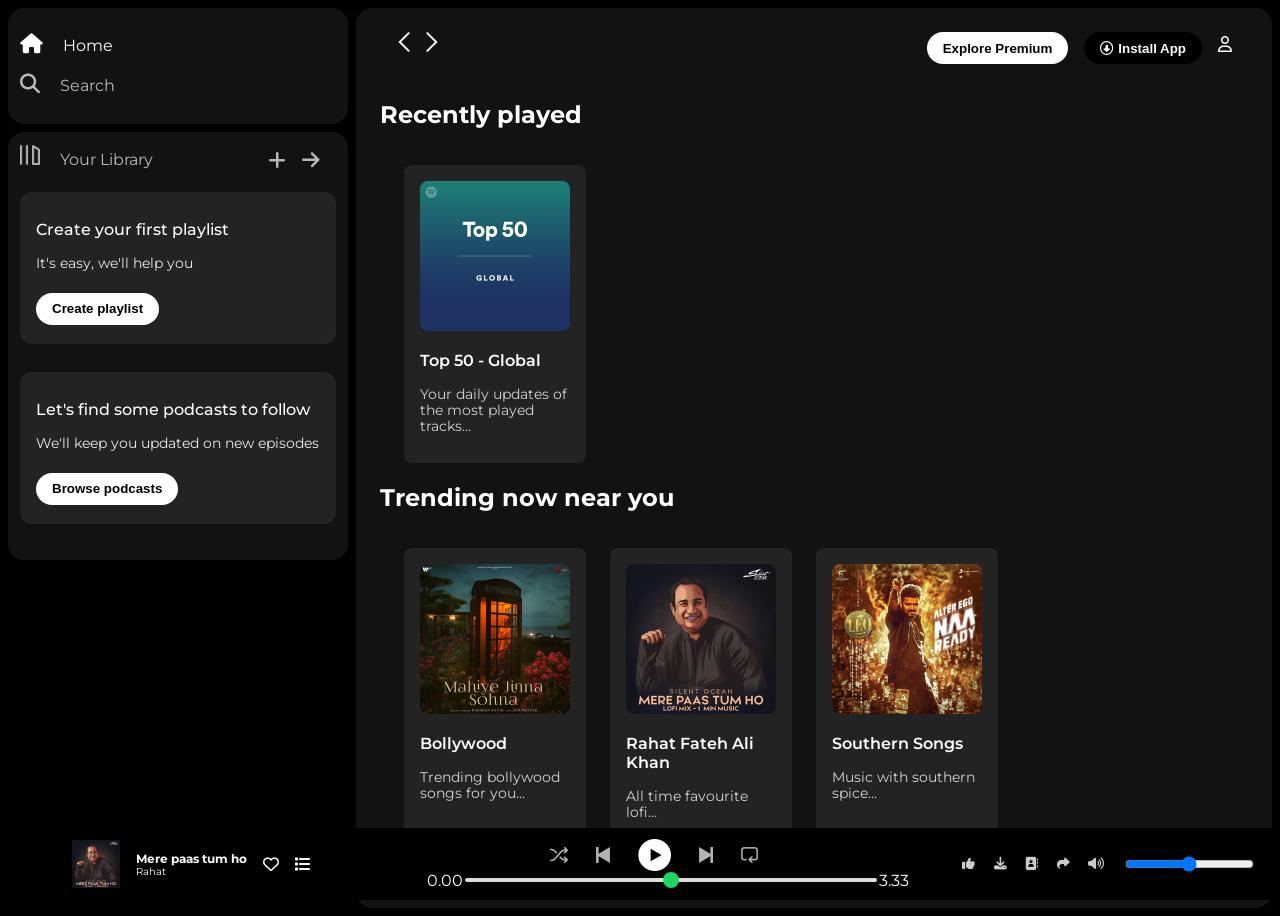
<file: index.html>
<!DOCTYPE html>
<html lang="en">
<head>
    <meta charset="UTF-8">
    <meta name="viewport" content="width=device-width, initial-scale=1.0">
    <link rel="stylesheet" href="https://cdnjs.cloudflare.com/ajax/libs/font-awesome/6.7.2/css/all.min.css" integrity="sha512-Evv84Mr4kqVGRNSgIGL/F/aIDqQb7xQ2vcrdIwxfjThSH8CSR7PBEakCr51Ck+w+/U6swU2Im1vVX0SVk9ABhg==" crossorigin="anonymous" referrerpolicy="no-referrer" />
    <link rel="icon" href="./assets/logo.png">
    <title>Pulseify - Web Player: Music for everyone</title>
    <link rel="stylesheet" href="style.css">
    <link rel="preconnect" href="https://fonts.googleapis.com">
    <link rel="preconnect" href="https://fonts.gstatic.com" crossorigin>
    <link href="https://fonts.googleapis.com/css2?family=Montserrat:ital,wght@0,100..900;1,100..900&display=swap" rel="stylesheet">
</head>
<body>
    <div class="main">

      <div class="sidebar">
        <div class="nav">
          <div class="nav-option" style="opacity: 1">
            <i class="fa-solid fa-house"></i>
            <a href="#">Home</a>
          </div>
          <div class="nav-option">
            <i class="fa-solid fa-magnifying-glass"></i>
            <a href="#">Search</a>
          </div>
        </div>
        <div class="library">
          <div class="options">
            <div class="lib-option nav-option">
              <img src="./assets/library_icon.png">
              <a href="#">Your Library</a>
            </div>
            <div class="icons">
              <i class="fa-solid fa-plus"></i>
              <i class="fa-solid fa-arrow-right"></i>
            </div>
          </div>
          <div class="lib-box">
            <div class="box">
              <p class="box-p1">Create your first playlist</p>
              <p class="box-p2">It's easy, we'll help you</p>
              <button class="badge">Create playlist</button>
            </div>
            <div class="box">
              <p class="box-p1">Let's find some podcasts to follow</p>
              <p class="box-p2">We'll keep you updated on new episodes</p>
              <button class="badge">Browse podcasts</button>
            </div>
          </div>
        </div>
      </div>

      <div class="main-content">
        <div class="sticky-nav">
          <div class="sticky-nav-icons">
            <img src="assets/backward_icon.png">
            <img src="assets/forward_icon.png" class="hide">
          </div>
          <div class="sticky-nav-options">
            <button class="badge nav-item hide">Explore Premium</button>
            <button class="badge nav-item dark-badge"><i class="fa-regular fa-circle-down" style="margin-right: 5px;"></i>Install App</button>
            <i class="fa-regular fa-user nav-item"></i>
          </div>
          
        </div>

        <h2>Recently played</h2>
        <div class="cards-container">
          <div class="card">
              <img src="assets/card1img.jpeg" class="card-img">
              <p class="card-title">Top 50 - Global</p>
              <p class="card-info">Your daily updates of the most played tracks...</p>
          </div>
        </div>

        <h2>Trending now near you</h2>
        <div class="cards-container">
          <div class="card">
              <img src="assets/card2img.jpeg" class="card-img">
              <p class="card-title">Bollywood</p>
              <p class="card-info">Trending bollywood songs for you...</p>
          </div>
          <div class="card">
              <img src="assets/card3img.jpeg" class="card-img">
              <p class="card-title">Rahat Fateh Ali Khan</p>
              <p class="card-info">All time favourite lofi...</p>
          </div>
          <div class="card">
              <img src="assets/card4img.jpeg" class="card-img">
              <p class="card-title">Southern Songs</p>
              <p class="card-info">Music with southern spice...</p>
          </div>
        </div>

        <h2>Featured Charts</h2>
        <div class="cards-container">
          <div class="card">
              <img src="assets/card5img.jpeg" class="card-img">
              <p class="card-title">Top Global Songs</p>
              <p class="card-info">Most liked global songs...</p>
          </div>
          <div class="card">
              <img src="assets/card6img.jpeg" class="card-img">
              <p class="card-title">Top Songs India</p>
              <p class="card-info">Best Indian picks...</p>
          </div>
          <div class="card">
              <img src="assets/card1img.jpeg" class="card-img">
              <p class="card-title">Top 50 - Global</p>
              <p class="card-info">Best global picks for you...</p>
          </div>
        </div>

        <div class="footer">
           <div class="line"></div>
        </div>
      </div>

      <div class="music-player">

        <div class="album">
          <img src="assets/card3img.jpeg">
          <span class="para">
            <p class="p1">Mere paas tum ho</p>
            <p class="p2">Rahat</p>
          </span>
        
          <i class="fa-regular fa-heart"></i>
          <i class="fa-solid fa-list"></i>
        </div>

        <div class="player">
          <div class="player-controls">
            <img src="assets/player_icon1.png" class="player-control-icon">
            <img src="assets/player_icon2.png" class="player-control-icon">
            <img src="assets/player_icon3.png" class="player-control-icon" style="opacity: 1; height: 2rem;">
            <img src="assets/player_icon4.png" class="player-control-icon">
            <img src="assets/player_icon5.png" class="player-control-icon">
          </div>

          <div class="playback-bar">
            <span class="curr-time">0.00</span>
            <input type="range" min="0" max="100" class="progress-bar" step="1">
            <span class="tot-time">3.33</span>
          </div>
        </div>

        <div class="controls">
          <i class="fa-solid fa-thumbs-up"></i>
          <i class="fa-solid fa-download"></i>
          <i class="fa-solid fa-address-book"></i>
          <i class="fa-solid fa-share"></i>
          <i class="fa-solid fa-volume-high"></i>
          <input type="range" min="0" max="100">
        </div>
      </div>

    </div>
    
</body>
</html>
</file>
<file: style.css>
body{
    font-family: 'Montserrat', sans-serif;
    margin: 0;
    background-color: #000;
    color: #fff;
    overflow: hidden;
}

.main{
    display: flex;
    height: 100vh;
    padding: 0.5rem;
}

.sidebar{
    background-color: black;
    width: 340px;
    border-radius: 1rem;/*16px*/
    margin-right: 0.5rem;
}

.main-content{
    background-color: #121212;
    flex: 1;
    border-radius: 1rem;
    overflow: auto;
    padding: 0 1.5rem 0 1.5rem;
}

.music-player{
    background-color: black;
    position: fixed;
    bottom: 0;
    width: 100%;
    height: 72px;  
}

a{
    text-decoration: none;
    color: #fff;
}

.nav{
    background-color: #121212;
    border-radius: 1rem;
    display: flex;
    flex-direction: column;
    justify-content: center;
    height: 100px;
    padding: 0.5rem 0.75rem;
}

.nav-option{
    line-height: 2.5rem;
    opacity: 0.7;
}

.nav-option:hover{
    opacity: 1;
}

.nav-option i{
    font-size: 1.25rem;
}

.nav-option a{
    font-size: 1rem;
    margin-left: 1rem;
}

.library{
    background-color: #121212;
    border-radius: 1rem;
    margin-top: 0.5rem;
    padding: 0.5rem 0.75rem;
}

.options{
    display: flex;
    justify-content: space-between;
    align-items: center;
}

.lib-option img{
    height: 1.25rem;
    width: 1.25rem;
}

.icons{
    font-size: 1.25rem;
    display: flex;
}

.icons i{
    opacity: 0.7;
    margin-right: 1rem;
}

.icons i:hover{
    opacity: 1;
}

.box{
    background-color: #232323;
    height: 8rem;
    border-radius: 0.75rem;
    margin: 0.75rem 0 1.75rem 0; 
    padding: 0.75rem 1rem;
}

.box-p1{
    font-size: 1rem;
    font-weight: 500;
}

.box-p2{
    font-size: 0.85rem;
    opacity: 0.9;
}

.badge{
    background-color: #fff;
    border: none;
    border-radius: 100px;
    padding: 0.25rem 1rem;
    font-weight: 700;
    margin-top: 0.5rem;
    height: 2rem;
    width: fit-content;
}

.dark-badge{
    background-color: #000;
    color: #fff;
}

.sticky-nav{
    position: sticky;
    top: 0;
    background-color: #121212;
    display: flex;
    justify-content: space-between;
    align-items: center;
    padding: 1rem 0 1rem 0;
    z-index: 10;
}

.sticky-nav-icons{
    margin-left: 0.75rem;
}

.sticky-nav-options{
    display: flex;
    justify-content: center;
    align-items: center;
}

.nav-item{
    margin-right: 1rem;
}

@media (max-width: 1000px){
    .hide{
        display:none;
    }
}

.card{
    background-color: #232323;
    width: 150px;
    border-radius: 0.5rem;
    padding: 1rem;
    margin-left: 1.5rem;
    margin-top: 1rem;
}

.cards-container{
    display: flex;
    flex-wrap: wrap;
}

.card-img{
    width: 100%;
    border-radius: 0.5rem;
}

.card-title{
    font-weight: 600;
}

.card-info{
    font-size: 0.85rem;
    opacity: 0.8;
}

.footer{
    height: 300px;
    display: flex;
    align-items: center;
    justify-content: center;
}

.line{
    width: 90%;
    height:50%;
    border-top: 1px solid white;
    opacity: 0.4;
}

.music-player{
    display: flex;
    justify-content: space-between;
    align-items: center;
}

.album{
    width:25%;
    /* background-color: pink; */
}

.player{
    width: 50%;
    /* background-color: orange; */
}

.controls{
    width: 25%;
    /* background-color: green; */
}

.player-controls{
    display: flex;
    justify-content: center;
    align-items: center;
}

.player-control-icon{
    height: 1rem;
    margin-right: 1.75rem;
    opacity: 0.7;
}

.player-control-icon:hover{
    opacity: 1;
}

.playback-bar{
    display: flex;
    justify-content: center;
    align-items: center;
}

.progress-bar{
    width: 70%;
    appearance: none;
    background-color: transparent;
    cursor: pointer;
}

.progress-bar::-webkit-slider-runnable-track{
    background-color: #ddd;
    border-radius: 100px;
    height: 0.2rem;
}

.progress-bar::-webkit-slider-thumb{
    appearance: none;
    height: 1rem;
    width: 1rem;
    background-color: #1bd760;
    border-radius: 50%;
    margin-top: -6px;
}

.album{
    display: flex;
    justify-content: center;
    align-items: center;
    margin-left: 1rem;
    padding: 0 1.75rem 0 1.75rem;
    margin-left: 1rem;
    
}

.album img{
    height: 3rem;
    width: 3rem;
}

.album i{
    margin-right: 1rem;
}


.p1{
    font-size: 0.75rem;
    font-weight: 700;
    margin: 0 1rem 0 1rem;
}

.p2{
    font-size: 0.60rem;
    opacity: o.7;
    margin: 0 1rem 0 1rem;
}

.controls {
    font-size: 0.8rem;
    display: flex;
    justify-content: space-between;
    align-items: center;
    margin-right: 2rem;
}

.controls i{
    opacity: 0.8;
}

.controls i:hover{
    opacity: 1;
}
</file>
<file: pulseify.css>
body{
    font-family: 'Montserrat', sans-serif;
    margin: 0;
    background-color: #000;
    color: #fff;
    overflow: hidden;
}

.main{
    display: flex;
    height: 100vh;
    padding: 0.5rem;
}

.sidebar{
    background-color: black;
    width: 340px;
    border-radius: 1rem;/*16px*/
    margin-right: 0.5rem;
}

.main-content{
    background-color: #121212;
    flex: 1;
    border-radius: 1rem;
    overflow: auto;
    padding: 0 1.5rem 0 1.5rem;
}

.music-player{
    background-color: black;
    position: fixed;
    bottom: 0;
    width: 100%;
    height: 72px;  
}

a{
    text-decoration: none;
    color: #fff;
}

.nav{
    background-color: #121212;
    border-radius: 1rem;
    display: flex;
    flex-direction: column;
    justify-content: center;
    height: 100px;
    padding: 0.5rem 0.75rem;
}

.nav-option{
    line-height: 2.5rem;
    opacity: 0.7;
}

.nav-option:hover{
    opacity: 1;
}

.nav-option i{
    font-size: 1.25rem;
}

.nav-option a{
    font-size: 1rem;
    margin-left: 1rem;
}

.library{
    background-color: #121212;
    border-radius: 1rem;
    margin-top: 0.5rem;
    padding: 0.5rem 0.75rem;
}

.options{
    display: flex;
    justify-content: space-between;
    align-items: center;
}

.lib-option img{
    height: 1.25rem;
    width: 1.25rem;
}

.icons{
    font-size: 1.25rem;
    display: flex;
}

.icons i{
    opacity: 0.7;
    margin-right: 1rem;
}

.icons i:hover{
    opacity: 1;
}

.box{
    background-color: #232323;
    height: 8rem;
    border-radius: 0.75rem;
    margin: 0.75rem 0 1.75rem 0; 
    padding: 0.75rem 1rem;
}

.box-p1{
    font-size: 1rem;
    font-weight: 500;
}

.box-p2{
    font-size: 0.85rem;
    opacity: 0.9;
}

.badge{
    background-color: #fff;
    border: none;
    border-radius: 100px;
    padding: 0.25rem 1rem;
    font-weight: 700;
    margin-top: 0.5rem;
    height: 2rem;
    width: fit-content;
}

.dark-badge{
    background-color: #000;
    color: #fff;
}

.sticky-nav{
    position: sticky;
    top: 0;
    background-color: #121212;
    display: flex;
    justify-content: space-between;
    align-items: center;
    padding: 1rem 0 1rem 0;
    z-index: 10;
}

.sticky-nav-icons{
    margin-left: 0.75rem;
}

.sticky-nav-options{
    display: flex;
    justify-content: center;
    align-items: center;
}

.nav-item{
    margin-right: 1rem;
}

@media (max-width: 1000px){
    .hide{
        display:none;
    }
}

.card{
    background-color: #232323;
    width: 150px;
    border-radius: 0.5rem;
    padding: 1rem;
    margin-left: 1.5rem;
    margin-top: 1rem;
}

.cards-container{
    display: flex;
    flex-wrap: wrap;
}

.card-img{
    width: 100%;
    border-radius: 0.5rem;
}

.card-title{
    font-weight: 600;
}

.card-info{
    font-size: 0.85rem;
    opacity: 0.8;
}

.footer{
    height: 300px;
    display: flex;
    align-items: center;
    justify-content: center;
}

.line{
    width: 90%;
    height:50%;
    border-top: 1px solid white;
    opacity: 0.4;
}

.music-player{
    display: flex;
    justify-content: space-between;
    align-items: center;
}

.album{
    width:25%;
    /* background-color: pink; */
}

.player{
    width: 50%;
    /* background-color: orange; */
}

.controls{
    width: 25%;
    /* background-color: green; */
}

.player-controls{
    display: flex;
    justify-content: center;
    align-items: center;
}

.player-control-icon{
    height: 1rem;
    margin-right: 1.75rem;
    opacity: 0.7;
}

.player-control-icon:hover{
    opacity: 1;
}

.playback-bar{
    display: flex;
    justify-content: center;
    align-items: center;
}

.progress-bar{
    width: 70%;
    appearance: none;
    background-color: transparent;
    cursor: pointer;
}

.progress-bar::-webkit-slider-runnable-track{
    background-color: #ddd;
    border-radius: 100px;
    height: 0.2rem;
}

.progress-bar::-webkit-slider-thumb{
    appearance: none;
    height: 1rem;
    width: 1rem;
    background-color: #1bd760;
    border-radius: 50%;
    margin-top: -6px;
}

.album{
    display: flex;
    justify-content: center;
    align-items: center;
    margin-left: 1rem;
    padding: 0 1.75rem 0 1.75rem;
    margin-left: 1rem;
    
}

.album img{
    height: 3rem;
    width: 3rem;
}

.album i{
    margin-right: 1rem;
}


.p1{
    font-size: 0.75rem;
    font-weight: 700;
    margin: 0 1rem 0 1rem;
}

.p2{
    font-size: 0.60rem;
    opacity: o.7;
    margin: 0 1rem 0 1rem;
}

.controls {
    font-size: 0.8rem;
    display: flex;
    justify-content: space-between;
    align-items: center;
    margin-right: 2rem;
}

.controls i{
    opacity: 0.8;
}

.controls i:hover{
    opacity: 1;
}
</file>
